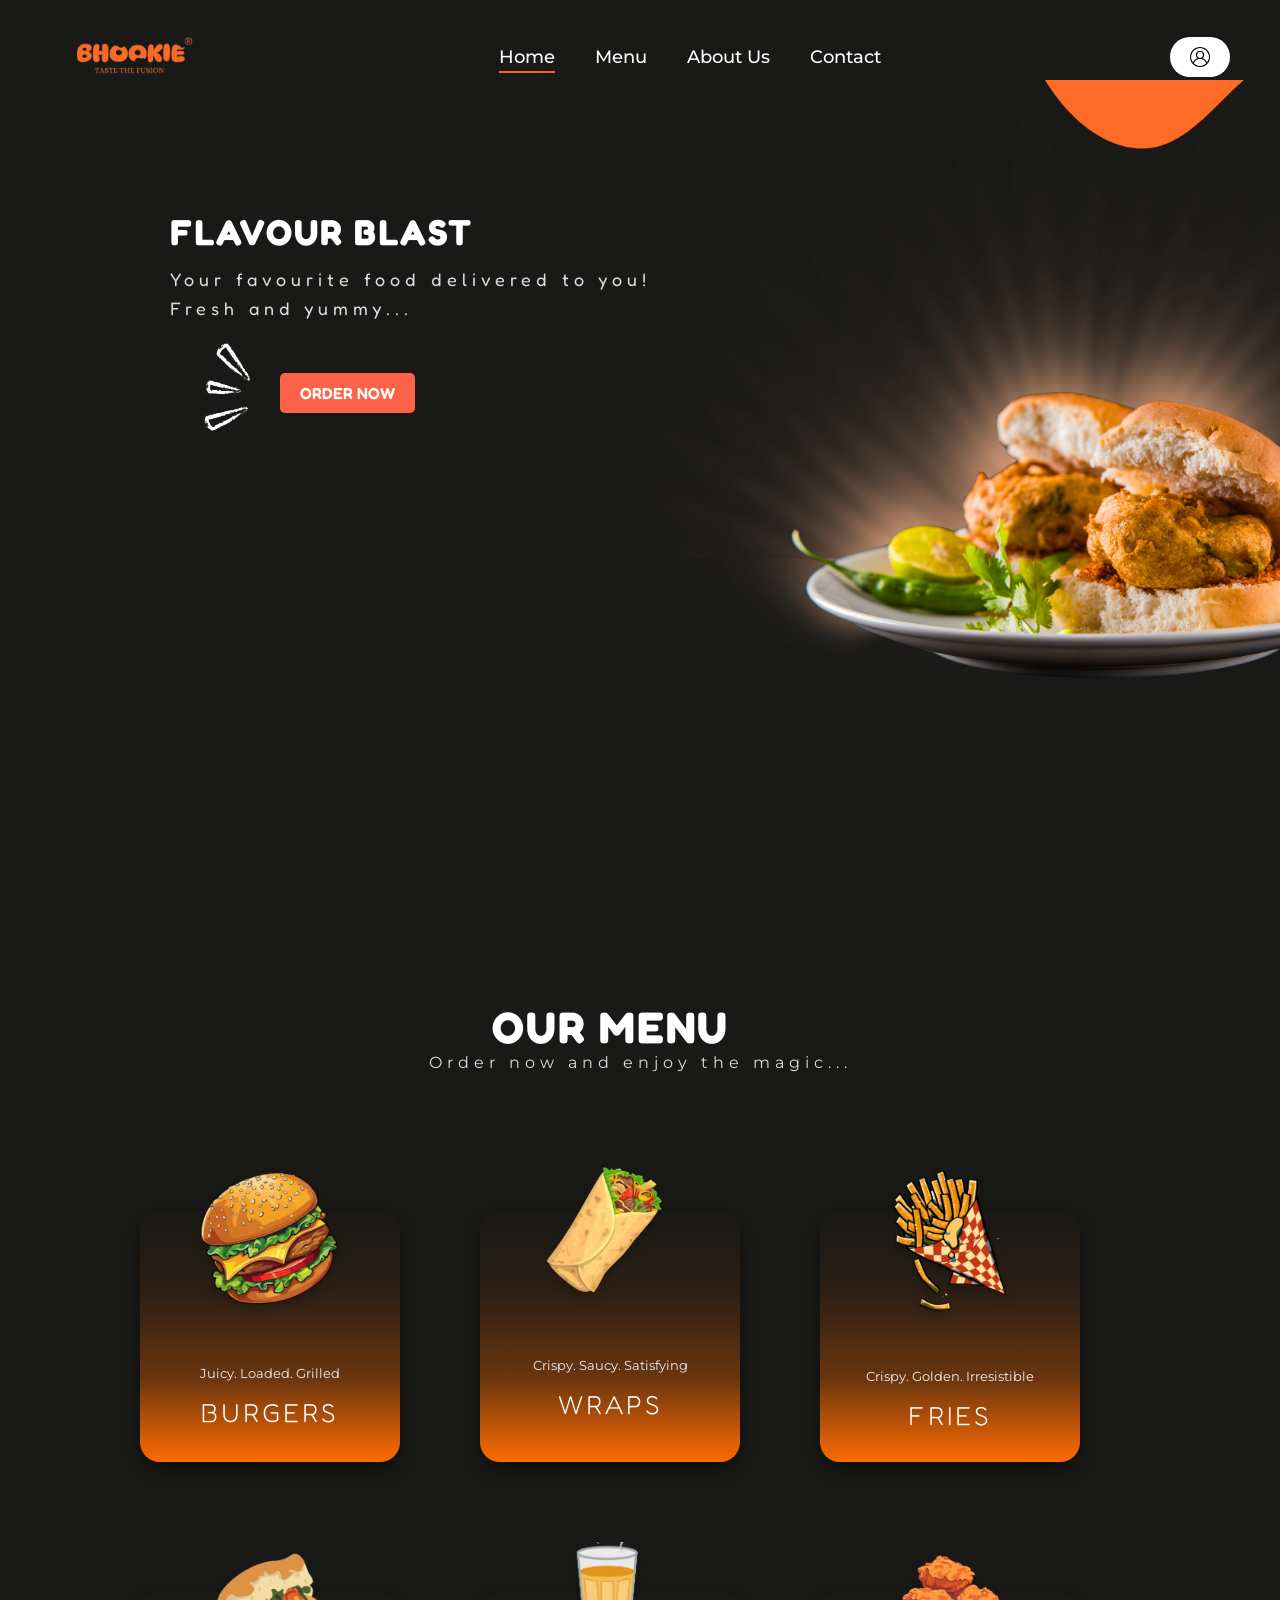
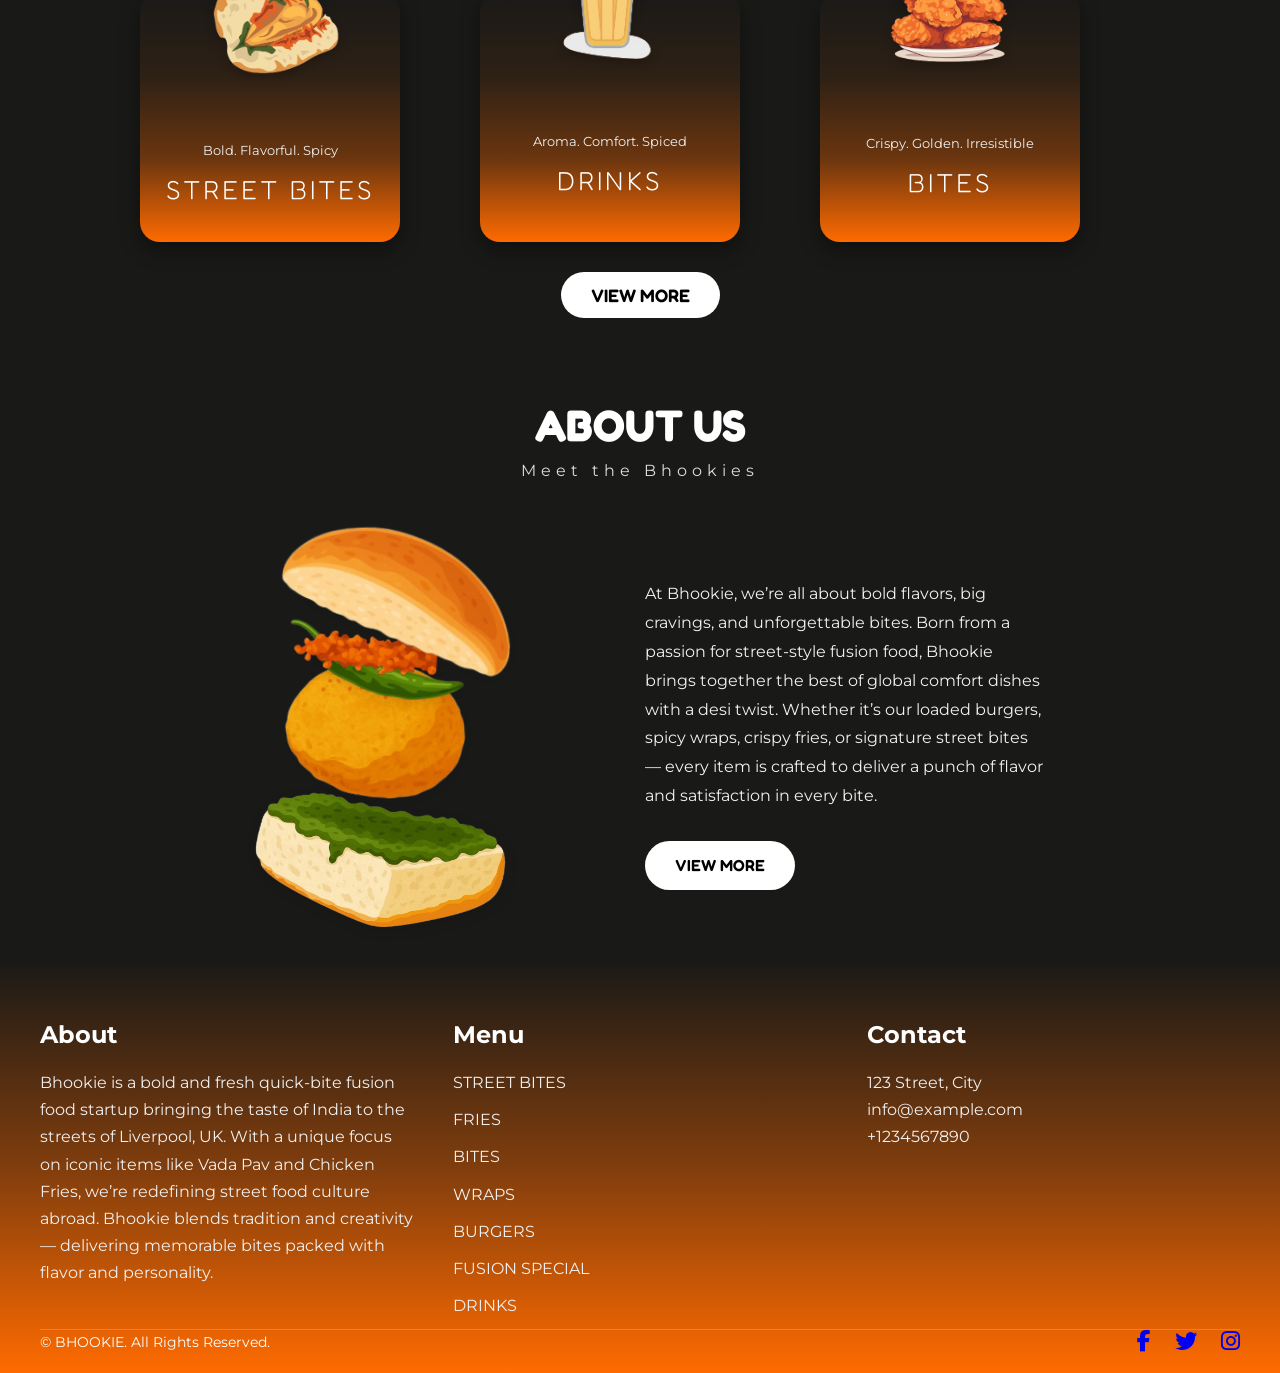
<file: index.html>
<!DOCTYPE html>
<html lang="en">

<head>
    <meta charset="UTF-8" />
    <meta name="viewport" content="width=device-width, initial-scale=1.0" />
    <title>Bhookie</title>
    <link rel="stylesheet" href="style.css" />
    <link href="https://fonts.googleapis.com/css2?family=Fredoka:wght@400;600;700;900&display=swap" rel="stylesheet">
    <link href="https://fonts.googleapis.com/css2?family=Montserrat:wght@400;600&display=swap" rel="stylesheet">
    <link rel="stylesheet" href="https://cdnjs.cloudflare.com/ajax/libs/font-awesome/6.4.0/css/all.min.css">
    <style>
        /* Basic styles for responsiveness and hover effects */
        body {
            font-family: 'Montserrat', sans-serif;
            margin: 0;
            padding: 0;
        }

        .hero-section {
            height: 100vh;
            
            background: url('images/bg1.png') no-repeat right center;
            background-size: 80% auto;
            /* Slightly reduce the size of the background image */
            position: relative;
            padding-top: 100px;
            /* Space for fixed navbar */
        }

        .hero-content {
            text-align: left;
            color: white;
            
            padding: 20px;
            margin-top: 60px;
            /* Add margin to push content below navbar */
            display: flex;
            flex-direction: column;
            align-items: flex-start;
            padding-left: 140px;
            padding-top: 90px;
        }

        .order-btn {

            background-color: #ff6347;
            color: white;
            padding: 10px 20px;
            text-decoration: none;
            border-radius: 5px;
            transition: background-color 0.3s;
        }

        .order-section {
            text-align: left;
        }

        .order-btn:hover {
            background-color: #e5533d;
            /* Darker shade on hover */
        }

        .menu-card {
            cursor: pointer;
            /* Indicate clickable */
            transition: transform 0.3s;
        }

        .menu-card:hover {
            transform: scale(1.05);
            /* Slight zoom effect */
        }

        /* Modal styles */
        .modal {
            display: none;
            /* Hidden by default */
            position: fixed;
            z-index: 1000;
            left: 0;
            top: 0;
            width: 100%;
            height: 100%;
            overflow: auto;
            background-color: rgba(0, 0, 0, 0.8);
            padding-top: 60px;
        }

        .modal-content {
            background-color: #fefefe;
            margin: 5% auto;
            padding: 20px;
            border: 1px solid #888;
            width: 80%;
        }

        .close {
            color: #aaa;
            float: right;
            font-size: 28px;
            font-weight: bold;
        }

        .close:hover,
        .close:focus {
            color: black;
            text-decoration: none;
            cursor: pointer;
        }

        .about-section {
            margin-bottom: 0;
            padding-bottom: 0;
        }

        .about-detail {
            margin-bottom: 0;
            padding-bottom: 0;
        }


        .menu-section {
            margin-bottom: 0;
            padding-bottom: 0;
        }

        .footer {
            margin-top: 0;
            padding-top: 18;
        }

        .footer-container {
            margin-top: 0;
            padding-top: 0;
        }

        .footer-bottom {
            margin-top: 0;
            padding-top: 0;
        }
    </style>
</head>

<body>
    <!-- Background with Navbar on top -->
    <div class="hero-section">
        <nav class="navbar">
            <div class="nav-logo">
                <img id="navLogo" src="images/logo.png" alt="Bhookie Logo" />
            </div>
            <ul class="nav-links">
                <li><a href="index.html" class="active">Home</a></li>
                <li><a href="menu.html">Menu</a></li>
                <li><a href="aboutus.html">About Us</a></li>
                <li><a href="contact_us.html">Contact</a></li>
            </ul>
            <div class="nav-buttons">
                <a href="login.html" class="signup-btn"><img src="images/user.png" alt="User Icon"
                        style="height: 20px; width: 20px;"></a>
            </div>
        </nav>
    </div>

    <!-- Hero Content -->
    <div class="hero-content" id="home">
        <h2 class="headline">FLAVOUR BLAST</h2>
        <p class="subtext">Your favourite food delivered to you!<br>Fresh and yummy...</p>
        <div class="order-section">
            <img src="images/chalk.png" alt="doodle" class="doodle">
            <a href="menu.html" class="order-btn">ORDER NOW</a>
        </div>
    </div>

    <!-- Menu Section -->
    <div class="menu-section" id="menu">
        <div style="text-align: center;">
            <h2 class="menu-title">OUR MENU‎‎ ‎‎ ‎ ‎ ‎ ‎ </h2>
            <p class="menu-subtitle">Order now and enjoy the magic...</p>
        </div>

        <div class="menu-cards">
            <div class="menu-card" onclick="openModal('burger')">
                <img src="images/burger.png" alt="Burger">
                <p class="menu-desc">Juicy. Loaded. Grilled</p>
                <h3>BURGERS</h3>
            </div>

            <div class="menu-card" onclick="openModal('wrap')">
                <img src="images/wrap.png" alt="Wrap">
                <p class="menu-desc">Crispy. Saucy. Satisfying</p>
                <h3>WRAPS</h3>
            </div>

            <div class="menu-card" onclick="openModal('fries')">
                <img src="images/fries.png" alt="Fries">
                <p class="menu-desc">Crispy. Golden. Irresistible</p>
                <h3>FRIES</h3>
            </div>

            <div class="menu-card" onclick="openModal('vada')">
                <img src="images/vada.png" alt="Vada">
                <p class="menu-desc">Bold. Flavorful. Spicy</p>
                <h3>STREET BITES</h3>
            </div>

            <div class="menu-card" onclick="openModal('chai')">
                <img src="images/chai.png" alt="Chai">
                <p class="menu-desc">Aroma. Comfort. Spiced</p>
                <h3>DRINKS</h3>
            </div>

            <div class="menu-card" onclick="openModal('bites')">
                <img src="images/bites.png" alt="Bites">
                <p class="menu-desc">Crispy. Golden. Irresistible</p>
                <h3>BITES</h3>
            </div>
        </div>
    </div>

    <!-- View More Button -->
    <div class="view-more-container">
        <a href="menu.html" class="view-more-btn">VIEW MORE</a>
    </div>

    <!-- About Us Section -->
    <div class="about-section" id="about">
        <h2 class="about-title">ABOUT US</h2>
        <p class="about-subtitle">Meet the Bhookies</p>
    </div>

    <!-- About Us Detail Section -->
    <div class="about-detail">
        <div class="about-img">
            <div class="vadapav">
                <div class="ingredient bun-bottom"></div>
                <div class="ingredient potato_vada"></div>
                <div class="ingredient mirchi"></div>
                <div class="ingredient chutney"></div>
                <div class="ingredient bun-top"></div>
            </div>
        </div>

        <div class="about-text">
            <p>
                At Bhookie, we’re all about bold flavors, big cravings, and unforgettable bites.
                Born from a passion for street-style fusion food, Bhookie brings together the best
                of global comfort dishes with a desi twist. Whether it’s our loaded burgers,
                spicy wraps, crispy fries, or signature street bites — every item is crafted to
                deliver a punch of flavor and satisfaction in every bite.
            </p>
            <a href="#" class="view-more-btn">VIEW MORE</a>
        </div>
    </div>

    <footer class="footer" id="contact">
        <div class="footer-container">
            <!-- About -->
            <div class="footer-column about">
                <h3>About</h3>
                <p>Bhookie is a bold and fresh quick-bite fusion food startup bringing the taste of India to the streets
                    of Liverpool, UK. With a unique focus on iconic items like Vada Pav and Chicken Fries, we’re
                    redefining street food culture abroad. Bhookie blends tradition and creativity — delivering
                    memorable bites packed with flavor and personality.</p>
            </div>

            <!-- Menu -->
            <div class="footer-column menu">
                <h3>Menu</h3>
                <ul>
                    <li>STREET BITES</li>
                    <li>FRIES</li>
                    <li>BITES</li>
                    <li>WRAPS</li>
                    <li>BURGERS</li>
                    <li>FUSION SPECIAL</li>
                    <li>DRINKS</li>
                </ul>
            </div>

            <!-- Contact -->
            <div class="footer-column contact">
                <h3>Contact</h3>
                <p>123 Street, City<br>info@example.com<br>+1234567890</p>
            </div>
        </div>

        <!-- Bottom Footer -->
        <div class="footer-bottom">
            <p>&copy; BHOOKIE. All Rights Reserved.</p>
            <div class="social-icons">
                <a href="#"><i class="fab fa-facebook-f"></i></a>
                <a href="#"><i class="fab fa-twitter"></i></a>
                <a href="#"><i class="fab fa-instagram"></i></a>
            </div>
        </div>
    </footer>

    <!-- Modal Structure -->
    <div id="menuModal" class="modal">
        <div class="modal-content">
            <span class="close" onclick="closeModal()">&times;</span>
            <h2 id="modalTitle">TIOTOL</h2>
            <p id="modalDescription">this is a vadabav</p>
            <button class="order-btn">back</button>
        </div>
    </div>

    <script>


        window.addEventListener('scroll', function () {
            const navbar = document.querySelector('.navbar');
            if (window.scrollY > 0) {
                navbar.classList.add('scrolled');
            } else {
                navbar.classList.remove('scrolled');
            }
        });



        document.addEventListener('DOMContentLoaded', () => {
            const vadapav = document.querySelector('.vadapav');
            let lastScroll = window.scrollY;

            window.addEventListener('scroll', () => {
                const currentScroll = window.scrollY;
                const scrollDirection = currentScroll > lastScroll ? 'down' : 'up';
                lastScroll = currentScroll;

                const container = document.querySelector('.vadapav');
                const containerTop = container.getBoundingClientRect().top;
                const triggerPoint = window.innerHeight * 0.8;

                if (containerTop < triggerPoint) {
                    vadapav.classList[scrollDirection === 'down' ? 'add' : 'remove']('expanded');
                }
            });

            // Smooth scrolling for internal links
            document.querySelectorAll('a[href^="#"]').forEach(anchor => {
                anchor.addEventListener('click', function (e) {
                    e.preventDefault();
                    document.querySelector(this.getAttribute('href')).scrollIntoView({
                        behavior: 'smooth'
                    });
                });
            });
        });

        function openModal(item) {
            const modal = document.getElementById("menuModal");
            const title = document.getElementById("modalTitle");
            const description = document.getElementById("modalDescription");

            switch (item) {
                case 'burger':
                    title.innerText = "BURGERS";
                    description.innerText = "Juicy. Loaded. Grilled.";
                    break;
                case 'wrap':
                    title.innerText = "WRAPS";
                    description.innerText = "Crispy. Saucy. Satisfying.";
                    break;
                case 'fries':
                    title.innerText = "FRIES";
                    description.innerText = "Crispy. Golden. Irresistible.";
                    break;
                case 'vada':
                    title.innerText = "STREET BITES";
                    description.innerText = "Bold. Flavorful. Spicy.";
                    break;
                case 'chai':
                    title.innerText = "DRINKS";
                    description.innerText = "Aroma. Comfort. Spiced.";
                    break;
                case 'bites':
                    title.innerText = "BITES";
                    description.innerText = "Crispy. Golden. Irresistible.";
                    break;
            }

            modal.style.display = "block";
        }

        function closeModal() {
            const modal = document.getElementById("menuModal");
            modal.style.display = "none";
        }

        window.onclick = function (event) {
            const modal = document.getElementById("menuModal");
            if (event.target == modal) {
                modal.style.display = "none";
            }
        }
    </script>
</body>

</html>
</file>
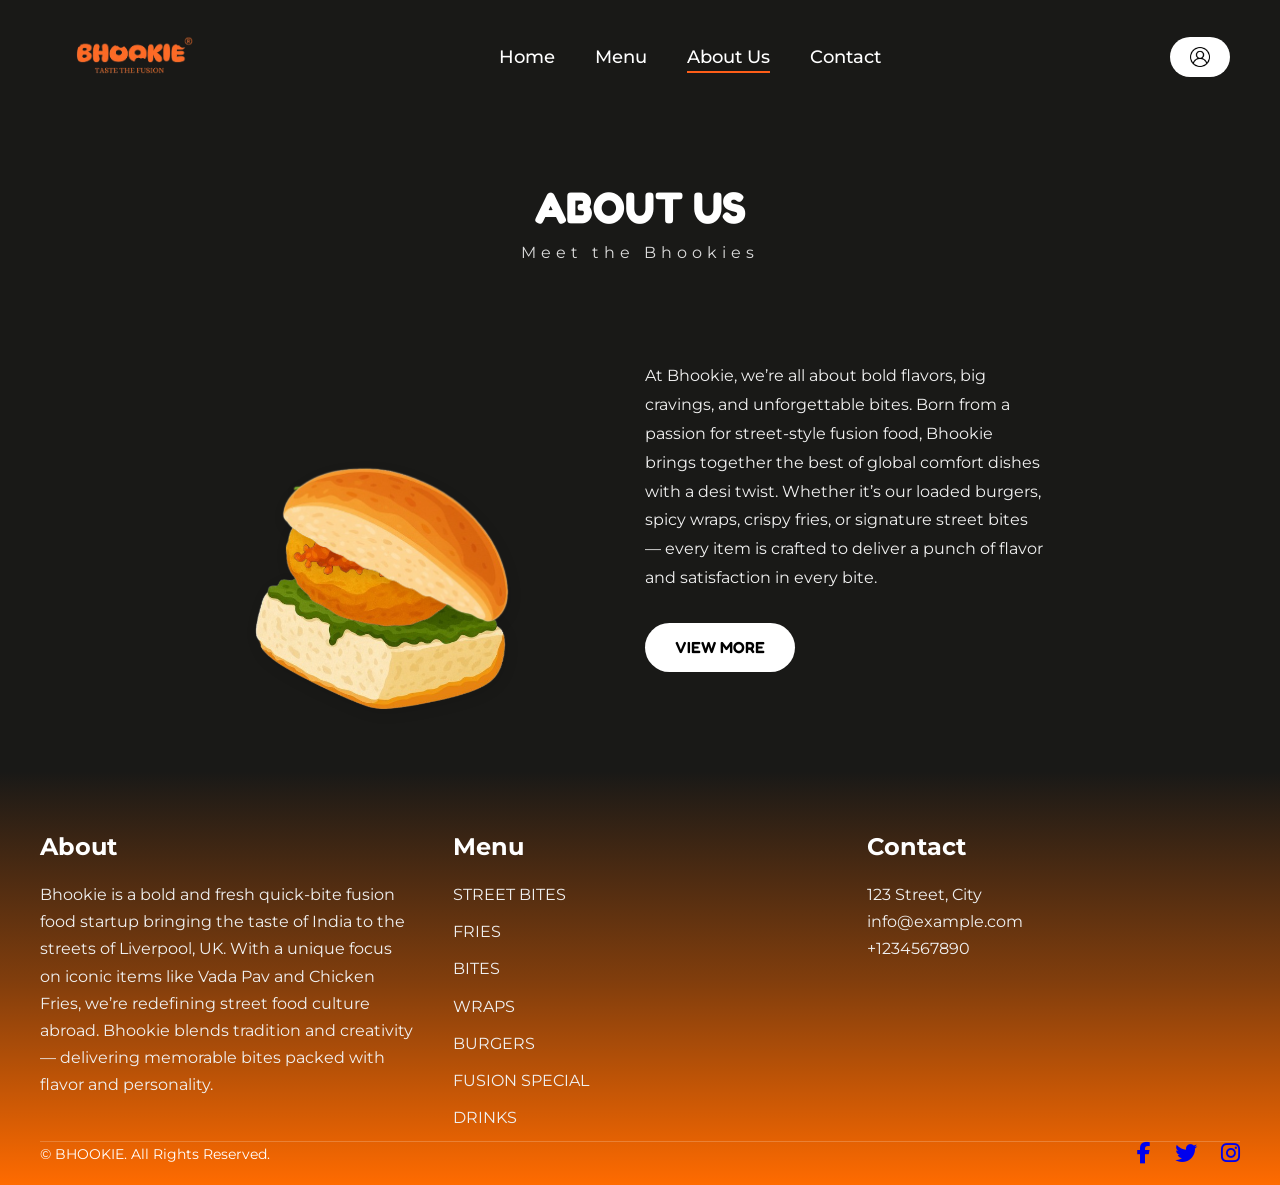
<file: aboutus.html>
<!DOCTYPE html>
<html lang="en">

<head>
    <meta charset="UTF-8" />
    <meta name="viewport" content="width=device-width, initial-scale=1.0" />
    <title>Bhookie</title>
    <link rel="stylesheet" href="style.css" />
    <link href="https://fonts.googleapis.com/css2?family=Fredoka:wght@400;600;700;900&display=swap" rel="stylesheet">
    <link href="https://fonts.googleapis.com/css2?family=Montserrat:wght@400;600&display=swap" rel="stylesheet">
    <link rel="stylesheet" href="https://cdnjs.cloudflare.com/ajax/libs/font-awesome/6.4.0/css/all.min.css">
    <style>
        /* Basic styles for responsiveness and hover effects */
        body {
            font-family: 'Montserrat', sans-serif;
            margin: 0;
            padding: 0;
        }

        .hero-section {
            height: 10vh;
            
            background-size: 80% auto;
            /* Slightly reduce the size of the background image */
            position: relative;
            padding-top: 100px;
            /* Space for fixed navbar */
        }

        /* Modal styles */
        .modal {
            display: none;
            /* Hidden by default */
            position: fixed;
            z-index: 1000;
            left: 0;
            top: 0;
            width: 100%;
            height: 100%;
            overflow: auto;
            background-color: rgba(0, 0, 0, 0.8);
            padding-top: 60px;
        }

        .modal-content {
            background-color: #fefefe;
            margin: 5% auto;
            padding: 20px;
            border: 1px solid #888;
            width: 80%;
        }

        .close {
            color: #aaa;
            float: right;
            font-size: 28px;
            font-weight: bold;
        }

        .close:hover,
        .close:focus {
            color: black;
            text-decoration: none;
            cursor: pointer;
        }

        .about-section {
            margin-bottom: 0;
            padding-bottom: 0;
        }

        .about-detail {
            margin-bottom: 30;
            padding-bottom: 30;
        }


        .menu-section {
            margin-bottom: 0;
            padding-bottom: 0;
        }

        .footer {
            margin-top: 0;
            padding-top: 18;
        }

        .footer-container {
            margin-top: 0;
            padding-top: 0;
        }

        .footer-bottom {
            margin-top: 0;
            padding-top: 0;
        }
    </style>
</head>

<body>
    <!-- Background with Navbar on top -->
    <div class="hero-section">
        <nav class="navbar">
            <div class="nav-logo">
                <a href="index.html"><img id="navLogo" src="images/logo.png" alt="Bhookie Logo"/></a>
            </div>
            <ul class="nav-links">
                <li><a href="index.html" >Home</a></li>
                <li><a href="menu.html">Menu</a></li>
                <li><a href="aboutus.html" class="active">About Us</a></li>
                <li><a href="contact_us.html">Contact</a></li>
            </ul>
            <div class="nav-buttons">
                <a href="login.html" class="signup-btn"><img src="images/user.png" alt="User Icon"
                        style="height: 20px; width: 20px;"></a>
            </div>
        </nav>
    </div>


    <!-- About Us Section -->
    <div class="about-section" id="about">
        <h2 class="about-title">ABOUT US</h2>
        <p class="about-subtitle">Meet the Bhookies</p>
    </div>

    <!-- About Us Detail Section -->
    <div class="about-detail">
        <div class="about-img">
            <div class="vadapav">
                <div class="ingredient bun-bottom"></div>
                <div class="ingredient potato_vada"></div>
                <div class="ingredient mirchi"></div>
                <div class="ingredient chutney"></div>
                <div class="ingredient bun-top"></div>
            </div>
        </div>

        <div class="about-text">
            <p>
                At Bhookie, we’re all about bold flavors, big cravings, and unforgettable bites.
                Born from a passion for street-style fusion food, Bhookie brings together the best
                of global comfort dishes with a desi twist. Whether it’s our loaded burgers,
                spicy wraps, crispy fries, or signature street bites — every item is crafted to
                deliver a punch of flavor and satisfaction in every bite.
            </p>
            <a href="#" class="view-more-btn">VIEW MORE</a>
        </div>
    </div>

    <footer class="footer" id="contact">
        <div class="footer-container">
            <!-- About -->
            <div class="footer-column about">
                <h3>About</h3>
                <p>Bhookie is a bold and fresh quick-bite fusion food startup bringing the taste of India to the streets
                    of Liverpool, UK. With a unique focus on iconic items like Vada Pav and Chicken Fries, we’re
                    redefining street food culture abroad. Bhookie blends tradition and creativity — delivering
                    memorable bites packed with flavor and personality.</p>
            </div>

            <!-- Menu -->
            <div class="footer-column menu">
                <h3>Menu</h3>
                <ul>
                    <li>STREET BITES</li>
                    <li>FRIES</li>
                    <li>BITES</li>
                    <li>WRAPS</li>
                    <li>BURGERS</li>
                    <li>FUSION SPECIAL</li>
                    <li>DRINKS</li>
                </ul>
            </div>

            <!-- Contact -->
            <div class="footer-column contact">
                <h3>Contact</h3>
                <p>123 Street, City<br>info@example.com<br>+1234567890</p>
            </div>
        </div>

        <!-- Bottom Footer -->
        <div class="footer-bottom">
            <p>&copy; BHOOKIE. All Rights Reserved.</p>
            <div class="social-icons">
                <a href="#"><i class="fab fa-facebook-f"></i></a>
                <a href="#"><i class="fab fa-twitter"></i></a>
                <a href="#"><i class="fab fa-instagram"></i></a>
            </div>
        </div>
    </footer>

    <!-- Modal Structure -->
    <div id="menuModal" class="modal">
        <div class="modal-content">
            <span class="close" onclick="closeModal()">&times;</span>
            <h2 id="modalTitle">TIOTOL</h2>
            <p id="modalDescription">this is a vadabav</p>
            <button class="order-btn">back</button>
        </div>
    </div>

    <script>


        window.addEventListener('scroll', function () {
            const navbar = document.querySelector('.navbar');
            if (window.scrollY > 0) {
                navbar.classList.add('scrolled');
            } else {
                navbar.classList.remove('scrolled');
            }
        });



        document.addEventListener('DOMContentLoaded', () => {
            const vadapav = document.querySelector('.vadapav');
            let lastScroll = window.scrollY;

            window.addEventListener('scroll', () => {
                const currentScroll = window.scrollY;
                const scrollDirection = currentScroll > lastScroll ? 'down' : 'up';
                lastScroll = currentScroll;

                const container = document.querySelector('.vadapav');
                const containerTop = container.getBoundingClientRect().top;
                const triggerPoint = window.innerHeight * 0.8;

                if (containerTop < triggerPoint) {
                    vadapav.classList[scrollDirection === 'down' ? 'add' : 'remove']('expanded');
                }
            });

            // Smooth scrolling for internal links
            document.querySelectorAll('a[href^="#"]').forEach(anchor => {
                anchor.addEventListener('click', function (e) {
                    e.preventDefault();
                    document.querySelector(this.getAttribute('href')).scrollIntoView({
                        behavior: 'smooth'
                    });
                });
            });
        });

    </script>
</body>

</html>
</file>
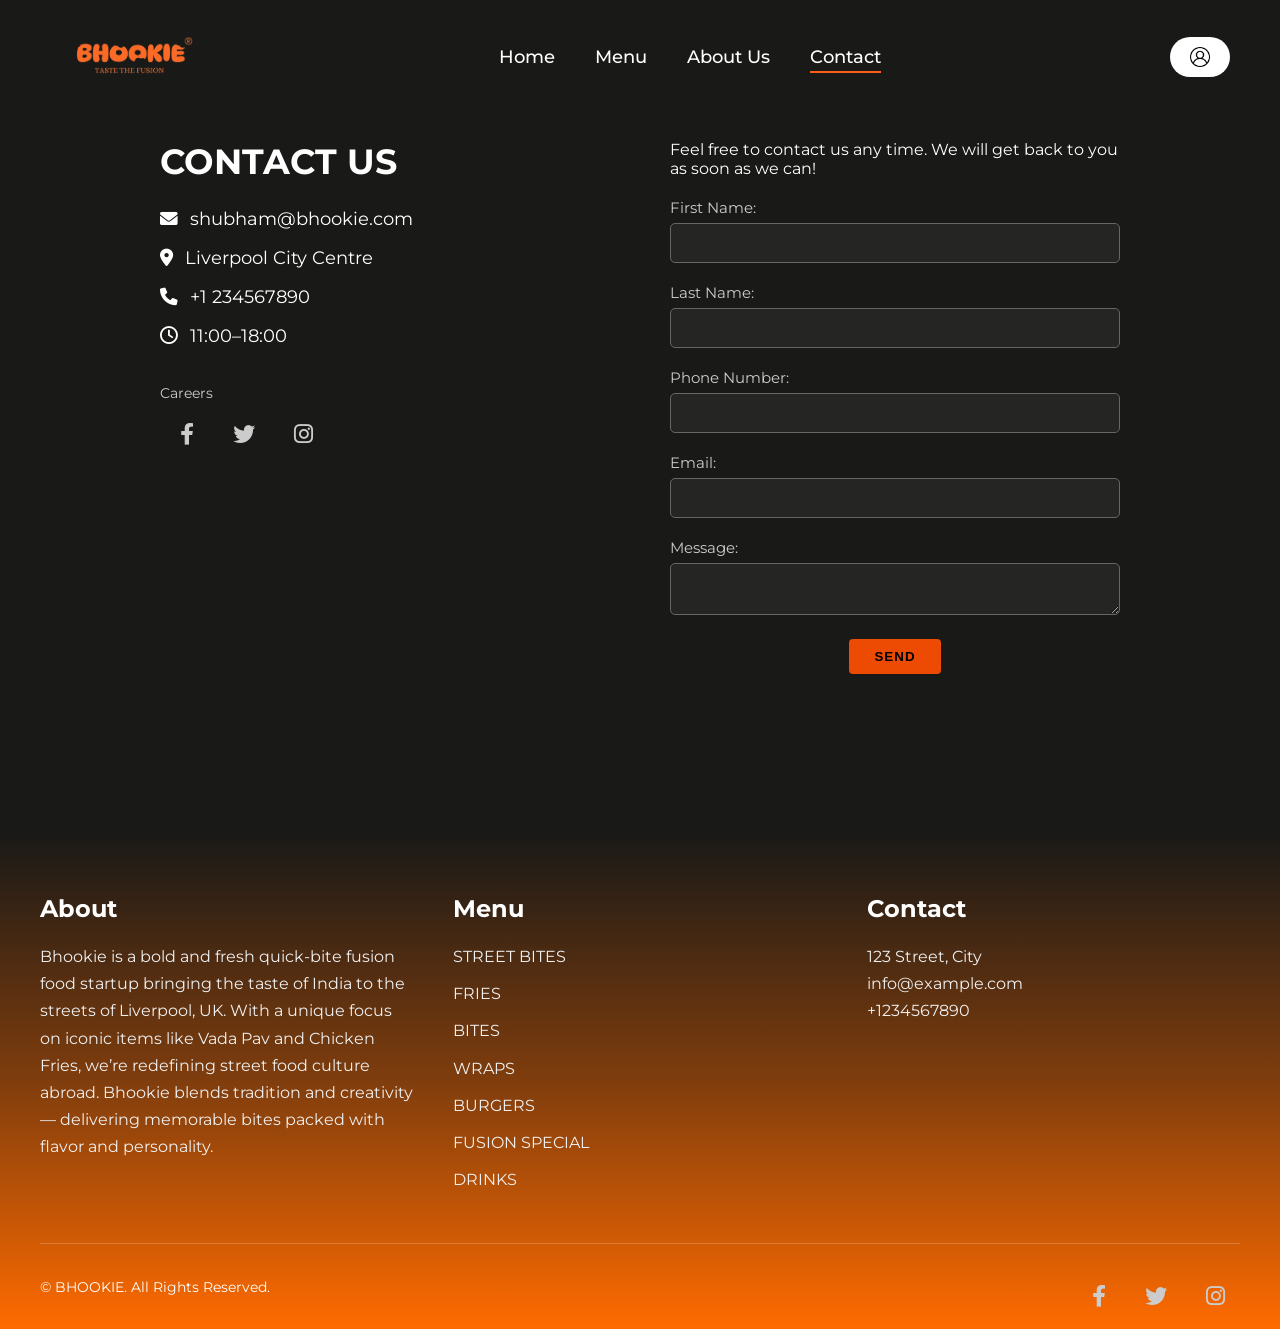
<file: contact_us.html>
<!DOCTYPE html>
<html lang="en">
<head>
  <title>Contact Us</title>
  <link href="https://fonts.googleapis.com/css2?family=Fredoka:wght@400;600;700;900&display=swap" rel="stylesheet">
    <link href="https://fonts.googleapis.com/css2?family=Montserrat:wght@400;600&display=swap" rel="stylesheet">
    
  <link rel="stylesheet" href="https://cdnjs.cloudflare.com/ajax/libs/font-awesome/6.0.0/css/all.min.css">
  <style>
    * {
      margin: 0;
      padding: 0;
      box-sizing: border-box;
    }

    body {
      margin: 0;
      padding-top: 100px;
      font-family: 'Montserrat', sans-serif;
      background-color: #191917;
      color: #fff;
      
    
    }

    /* Navbar */
.navbar {
  width: 100%;
  position: fixed;
  top: 0;
  left: 0;
  padding: 20px 50px;
  display: flex;
  justify-content: space-between;
  align-items: center;
  z-index: 1000;
  transition: background-color 0.3s ease;
}

.navbar.transparent {
  background-color: transparent;
}

.navbar.scrolled {
  background-color: rgba(19, 19, 18, 0.7);
}

/* Logo */
.nav-logo img {
  height: 70px;
}

/* Navigation Links */
.nav-links {
  display: flex;
  list-style: none;
  gap: 40px;
}

.nav-links a {
  text-decoration: none;
  color: white;
  font-weight: 500;
  font-size: 18px;
  position: relative;
  transition: color 0.3s ease;
}

.nav-links a::after {
  content: '';
  position: absolute;
  width: 0%;
  height: 2px;
  left: 0;
  bottom: -5px;
  background-color: #FF5E18;
  transition: width 0.3s ease;
}

.nav-links a:hover::after {
  width: 100%;
}

.nav-links a.active::after {
  width: 100%;
}


.nav-links a:hover {
  color: #ffffff;
}

/* Right Side Button */
.nav-buttons {
  display: flex;
  align-items: center;
}

.signup-btn {
  background-color: white;
  padding: 10px 20px;
  border-radius: 999px;
  display: flex;
  justify-content: center;
  align-items: center;
}


    .contact-container {
      display: flex;
      gap: 60px;
      width: 90%;
      max-width: 1000px;
      padding: 40px 20px;
      color: #fff;
      margin: auto;
      flex-wrap: wrap;
    }

    .contact-info {
      flex: 1;
      min-width: 280px;
    }

    .contact-info h2 {
      font-size: 2.2em;
      margin-bottom: 25px;
    }

    .info-item {
      display: flex;
      align-items: center;
      margin-bottom: 18px;
      font-size: 1.1em;
    }

    .info-item i {
      margin-right: 12px;
      color: #fff;
    }

    .contact-info a.location-link {
      color: inherit;
      text-decoration: none;
    }

    .contact-form {
      flex: 1;
      min-width: 280px;
    }

    .contact-form p {
      margin-bottom: 20px;
    }

    .form-group {
      margin-bottom: 20px;
    }

    .form-group label {
      display: block;
      margin-bottom: 6px;
      font-size: 0.95em;
      color: #ccc;
    }

    .form-group input,
    .form-group textarea {
      width: 100%;
      padding: 10px 12px;
      background-color: rgba(255, 255, 255, 0.05);
      border: 1px solid #666;
      border-radius: 5px;
      color: #fff;
      font-size: 1em;
    }

    .form-group textarea {
      resize: vertical;
    }

    .submit-button {
      background-color: #ed4a04;
      color: #000000;
      padding: 10px 25px;
      border: none;
      border-radius: 4px;
      cursor: pointer;
      font-weight: bold;
      letter-spacing: 1px;
      display: block;
      margin: 0 auto;
    }

    .submit-button:hover {
      background-color: #444;
    }

    .careers-link {
      margin-top: 20px;
      display: inline-block;
      color: #ccc;
      text-decoration: none;
      font-size: 0.9em;
    }

    .careers-link:hover {
      color: #fff;
      text-decoration: underline;
    }

    .social-icons {
      margin-top: 20px;
    }

    .social-icons a {
      color: #ccc;
      margin-right: 15px;
      font-size: 1.3em;
      text-decoration: none;
      transition: color 0.3s ease;
    }

    .social-icons a:hover {
      color: #fff;
    }

    .footer {
            margin-top: 0;
            padding-top: 18;
        }

        .footer-container {
            margin-top: 0;
            padding-top: 0;
        }

        .footer-bottom {
            margin-top: 0;
            padding-top: 0;
        }

        .footer {
  background: linear-gradient(to top, #ff6b00, #ff6a0072, #191917);
  color: white;
  padding: 60px 40px 20px;
  margin-top: 120px;
  font-family: 'Montserrat', sans-serif;
}

.footer-container {
  display: flex;
  flex-wrap: wrap;
  justify-content: space-between;
  gap: 40px;
}

.footer-column {
  flex: 1 1 300px;
}

.footer-column h3 {
  font-size: 24px;
  font-weight: bold;
  margin-bottom: 20px;
}

.footer-column p,
.footer-column li {
  font-size: 16px;
  line-height: 1.7;
  color: #f0f0f0;
}

.footer-column ul {
  list-style: none;
  padding: 0;
  margin: 0;
}

.footer-column li {
  margin-bottom: 10px;
}

.footer-bottom {
  border-top: 1px solid rgba(255, 255, 255, 0.2);
  margin-top: 40px;
  padding-top: 20px;
  display: flex;
  flex-wrap: wrap;
  justify-content: space-between;
  align-items: center;
}

.footer-bottom p {
  font-size: 14px;
  margin: 0;
}

.social-icons i {
  font-size: 22px;
  margin-left: 20px;
  cursor: pointer;
  transition: color 0.3s;
}

.social-icons i:hover {
  color: #ff6b00;
}

    
    @media (max-width: 768px) {
      .contact-container {
        flex-direction: column;
        gap: 40px;
      }
    }
  </style>
</head>
<body>
  
  <!-- Background with Navbar on top -->
  <div class="hero-section">
    <nav class="navbar">
        <div class="nav-logo">
          <a href="index.html"><img id="navLogo" src="images/logo.png" alt="Bhookie Logo"/></a>
        </div>
        <ul class="nav-links">
            <li><a href="index.html">Home</a></li>
            <li><a href="menu.html">Menu</a></li>
            <li><a href="aboutus.html">About Us</a></li>
            <li><a href="contact_us.html" class="active">Contact</a></li>
        </ul>
        <div class="nav-buttons">
            <a href="login.html" class="signup-btn"><img src="images/user.png" alt="User Icon"
                    style="height: 20px; width: 20px;"></a>
        </div>
    </nav>
</div>

  <div class="contact-container">
    <div class="contact-info">
      <h2>CONTACT US</h2>
      <div class="info-item"><i class="fas fa-envelope"></i>shubham@bhookie.com</div>
      <div class="info-item">
        <i class="fas fa-map-marker-alt"></i>
        <a href="https://maps.google.com/?q=Liverpool+City+Centre" class="location-link" target="_blank">Liverpool City Centre</a>
      </div>
      <div class="info-item"><i class="fas fa-phone"></i>+1 234567890</div>
      <div class="info-item"><i class="far fa-clock"></i>11:00–18:00</div>
      <a href="#" class="careers-link">Careers</a>

      <div class="social-icons">
        <a href="https://facebook.com" target="_blank"><i class="fab fa-facebook-f"></i></a>
        <a href="https://twitter.com" target="_blank"><i class="fab fa-twitter"></i></a>
        <a href="https://instagram.com" target="_blank"><i class="fab fa-instagram"></i></a>
      </div>
    </div>

    <div class="contact-form">
      <p>Feel free to contact us any time. We will get back to you as soon as we can!</p>
      <form action="#" method="POST">
        <div class="form-group">
          <label for="first-name">First Name:</label>
          <input type="text" id="first-name" name="first-name" required />
        </div>
        <div class="form-group">
          <label for="last-name">Last Name:</label>
          <input type="text" id="last-name" name="last-name" required />
        </div>
        <div class="form-group">
          <label for="phone">Phone Number:</label>
          <input type="tel" id="phone" name="phone" required />
        </div>
        <div class="form-group">
          <label for="email">Email:</label>
          <input type="email" id="email" name="email" required />
        </div>
        <div class="form-group">
          <label for="message">Message:</label>
          <textarea id="message" name="message" required></textarea>
        </div>
        <button type="submit" class="submit-button">SEND</button>
      </form>
    </div>
  </div>

  <footer class="footer" id="contact">
    <div class="footer-container">
        <!-- About -->
        <div class="footer-column about">
            <h3>About</h3>
            <p>Bhookie is a bold and fresh quick-bite fusion food startup bringing the taste of India to the streets
                of Liverpool, UK. With a unique focus on iconic items like Vada Pav and Chicken Fries, we’re
                redefining street food culture abroad. Bhookie blends tradition and creativity — delivering
                memorable bites packed with flavor and personality.</p>
        </div>

        <!-- Menu -->
        <div class="footer-column menu">
            <h3>Menu</h3>
            <ul>
                <li>STREET BITES</li>
                <li>FRIES</li>
                <li>BITES</li>
                <li>WRAPS</li>
                <li>BURGERS</li>
                <li>FUSION SPECIAL</li>
                <li>DRINKS</li>
            </ul>
        </div>

        <!-- Contact -->
        <div class="footer-column contact">
            <h3>Contact</h3>
            <p>123 Street, City<br>info@example.com<br>+1234567890</p>
        </div>
    </div>

    <!-- Bottom Footer -->
    <div class="footer-bottom">
        <p>&copy; BHOOKIE. All Rights Reserved.</p>
        <div class="social-icons">
            <a href="#"><i class="fab fa-facebook-f"></i></a>
            <a href="#"><i class="fab fa-twitter"></i></a>
            <a href="#"><i class="fab fa-instagram"></i></a>
        </div>
    </div>
</footer>
<script>
window.addEventListener('scroll', function () {
  const navbar = document.querySelector('.navbar');
  if (window.scrollY > 0) {
      navbar.classList.add('scrolled');
  } else {
      navbar.classList.remove('scrolled');
  }
});
</script>
</body>
</html>
</file>
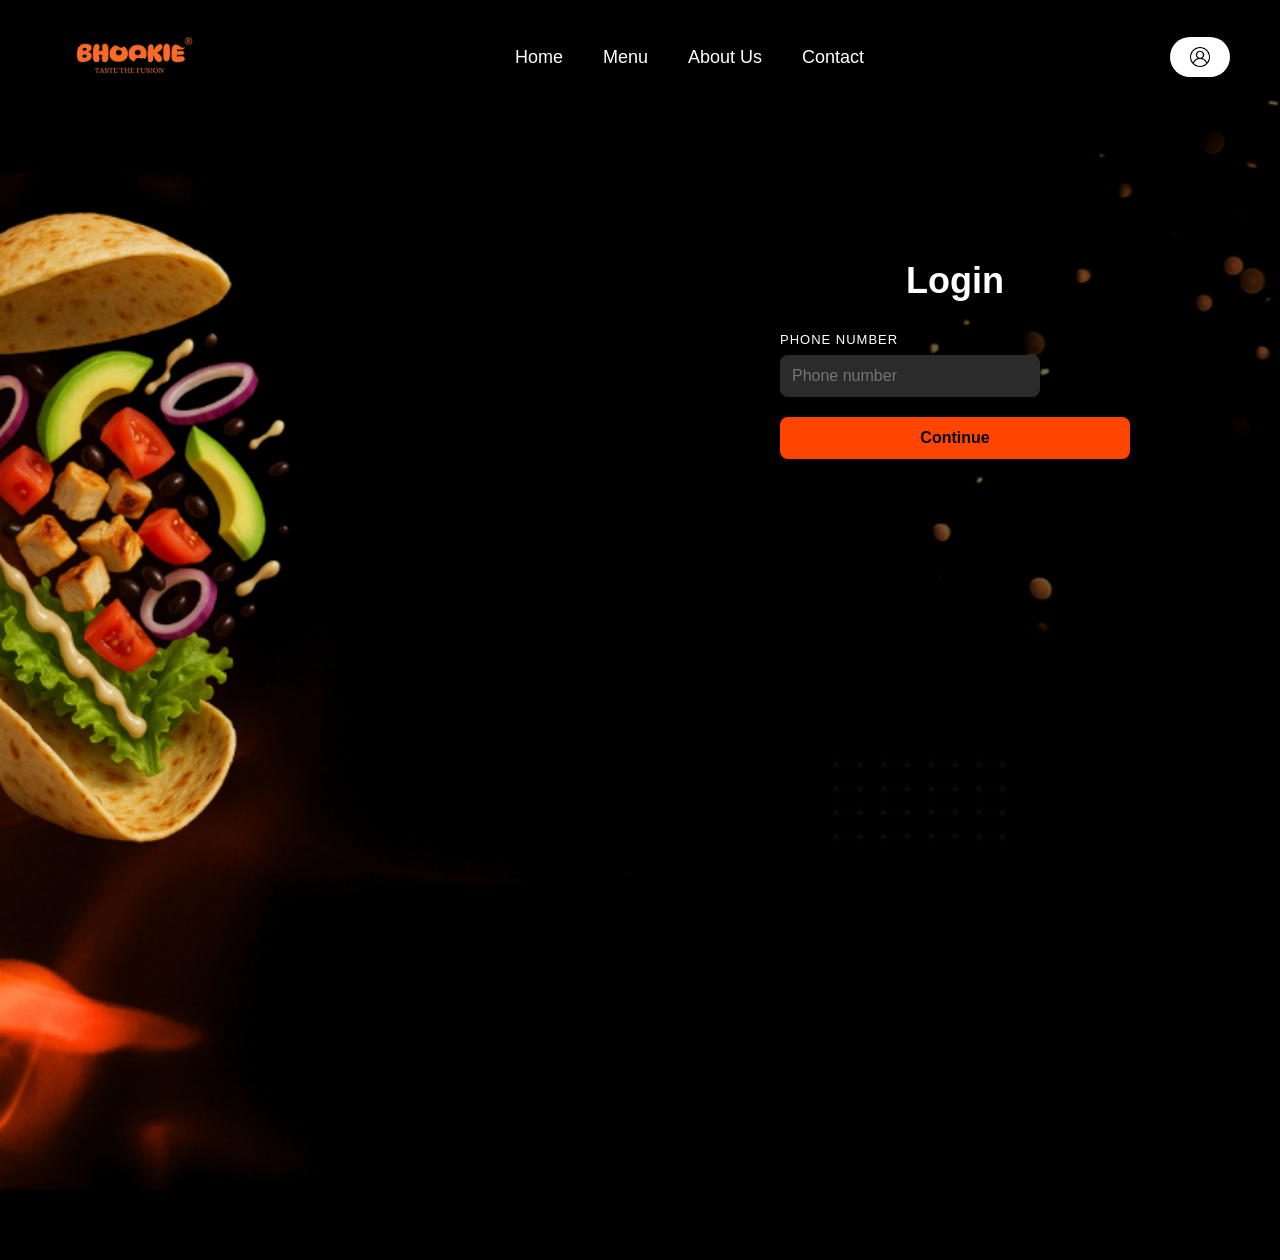
<file: login.html>
<!DOCTYPE html>
<html lang="en">

<head>
  <meta charset="UTF-8" />
  <meta name="viewport" content="width=device-width, initial-scale=1.0" />
  <title>Bhookie Login</title>
  <link rel="stylesheet" href="log.css" />
  <link href="https://cdnjs.cloudflare.com/ajax/libs/font-awesome/5.15.3/css/all.min.css" rel="stylesheet" />
</head>

<body>
  <div class="background-image">
    <div class="overlay">

      <!-- Background with Navbar on top -->
  <div class="hero-section">
    <nav class="navbar">
        <div class="nav-logo">
          <a href="index.html"><img id="navLogo" src="images/logo.png" alt="Bhookie Logo"/></a>
        </div>
        <ul class="nav-links">
            <li><a href="index.html">Home</a></li>
            <li><a href="menu.html">Menu</a></li>
            <li><a href="aboutus.html">About Us</a></li>
            <li><a href="contact_us.html">Contact</a></li>
        </ul>
        <div class="nav-buttons">
            <a href="login.html" class="signup-btn"><img src="images/user.png" alt="User Icon"
                    style="height: 20px; width: 2;"></a>
        </div>
    </nav>
</div>

      <!-- Login box -->
      <div class="login-container">
        <h1 class="login-title">Login</h1>
        <label for="input" id="input-label" class="phone-label">PHONE NUMBER</label>
        <input type="tel" id="input-field" class="phone-input" placeholder="Phone number" required />
        <button type="button" class="continue-btn" id="action-btn" onclick="handleLogin()">Continue</button>
        <p id="message" style="color: lightgreen; margin-top: 10px;"></p>
      </div>

    </div>
  </div>

  <script>

window.addEventListener('scroll', function () {
        const navbar = document.querySelector('.navbar');
        if (window.scrollY > 0) {
            navbar.classList.add('scrolled');
        } else {
            navbar.classList.remove('scrolled');
        }
    });
    
    let step = 1;

    function handleLogin() {
      const inputField = document.getElementById("input-field");
      const label = document.getElementById("input-label");
      const button = document.getElementById("action-btn");
      const message = document.getElementById("message");

      if (step === 1) {
        const phone = inputField.value.trim();
        const phoneRegex = /^[0-9]{10}$/;

        if (!phoneRegex.test(phone)) {
          alert("Please enter a valid 10-digit phone number.");
          return;
        }

        // Proceed to OTP step
        label.textContent = "ENTER OTP";
        inputField.value = "";
        inputField.placeholder = "Enter OTP";
        inputField.type = "text";
        button.textContent = "Login";
        message.textContent = "OTP sent to your phone number.";
        step = 2;
      } else if (step === 2) {
        const otp = inputField.value.trim();

        if (otp === "1234") {
          alert("Login successful!");
          // Redirect or continue logic here
        } else {
          alert("Incorrect OTP. Try again.");
        }
      }
    }
  </script>
</body>

</html>
</file>
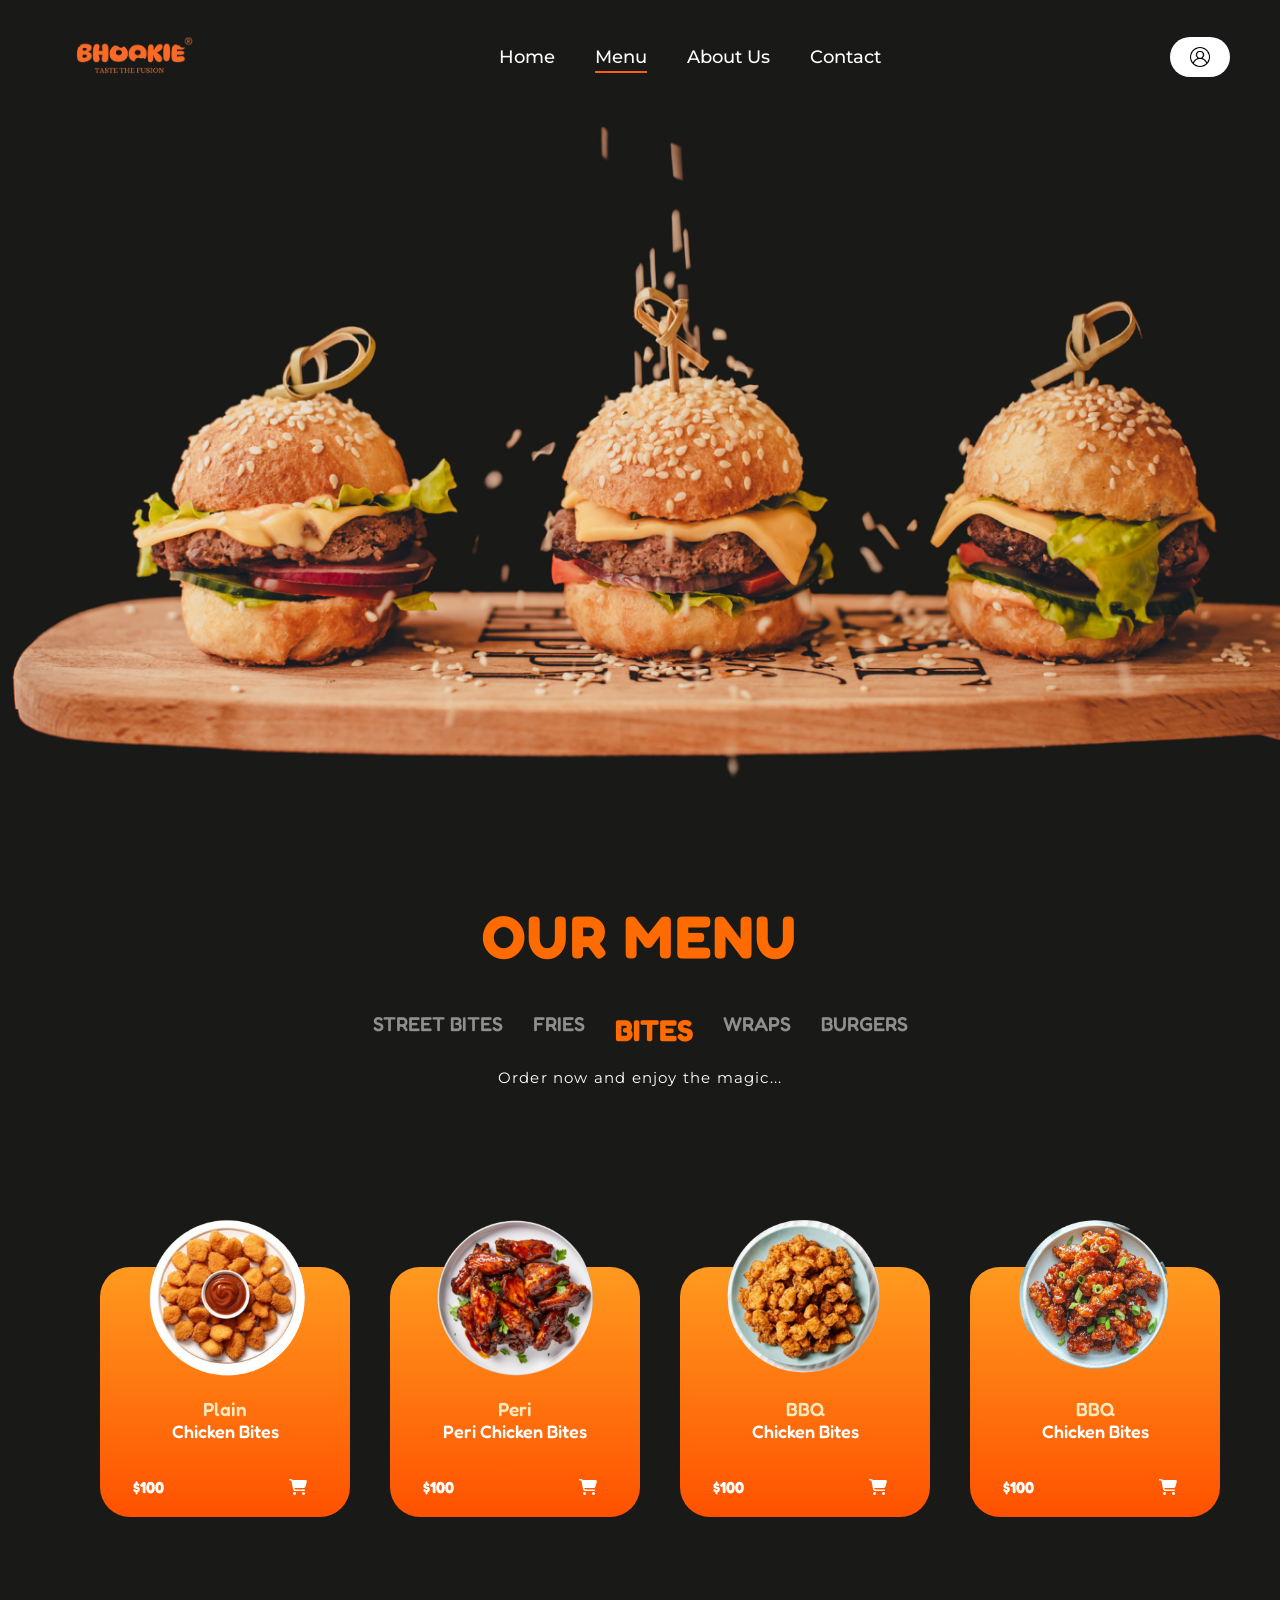
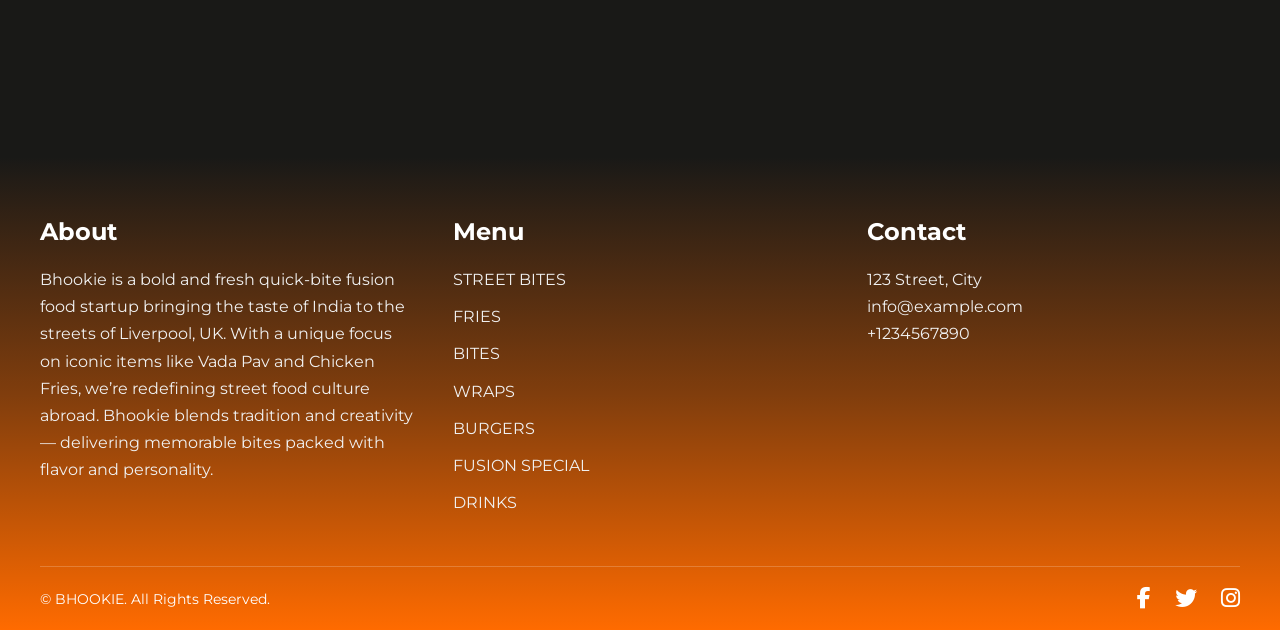
<file: menu.html>
<!DOCTYPE html>
<html lang="en">
<head>
  <meta charset="UTF-8" />
  <meta name="viewport" content="width=device-width, initial-scale=1.0"/>
  <title>Bhookie</title>
  <link rel="stylesheet" href="menu.css" />
  <link href="https://fonts.googleapis.com/css2?family=Fredoka:wght@400;600;700;900&display=swap" rel="stylesheet">
  <link href="https://fonts.googleapis.com/css2?family=Montserrat:wght@400;600&display=swap" rel="stylesheet">
  <link rel="stylesheet" href="https://cdnjs.cloudflare.com/ajax/libs/font-awesome/6.4.0/css/all.min.css">
</head>
<body>
  
  <!-- Background with Navbar on top -->
  <div class="hero-section">
    <nav class="navbar">
        <div class="nav-logo">
          <a href="index.html"><img id="navLogo" src="images/logo.png" alt="Bhookie Logo"/></a>
        </div>
        <ul class="nav-links">
            <li><a href="index.html">Home</a></li>
            <li><a href="menu.html" class="active">Menu</a></li>
            <li><a href="aboutus.html">About Us</a></li>
            <li><a href="contact_us.html">Contact</a></li>
        </ul>
        <div class="nav-buttons">
            <a href="login.html" class="signup-btn"><img src="images/user.png" alt="User Icon"
                    style="height: 20px; width: 20px;"></a>
        </div>
    </nav>
</div>

  <!-- Our Menu Section -->
  <section class="menu-section">
    <h1>OUR MENU</h1>
    <div class="menu-categories">
      <span>STREET BITES</span>
      <span>FRIES</span>
      <span class="active">BITES</span>
      <span>WRAPS</span>
      <span>BURGERS</span>
    </div>
    <p class="menu-description">Order now and enjoy the magic...</p>

    <!-- New Bites Card Section -->
    <div class="menu-cards-wrapper" style="overflow-x: auto; white-space: nowrap; padding-bottom: 20px;">
      <div class="menu-cards" style="display: inline-flex; flex-wrap: nowrap; gap: 40px; padding: 80px; padding-bottom: 100px;">
        <div class="menu-card" style="display: inline-block;">
          <img src="images/1.png" alt="Plain Chicken Bites" />
          <h3><span class="highlight">Plain</span><br>Chicken Bites</h3>
          <div class="price-cart">
            <span>$100</span>
            <i class="fa-solid fa-cart-shopping"></i>
          </div>
        </div>
        <div class="menu-card" style="display: inline-block;">
          <img src="images/2.png" alt="Peri Peri Chicken Bites" />
          <h3><span class="highlight">Peri Peri</span><br>Chicken Bites</h3>
          <div class="price-cart">
            <span>$100</span>
            <i class="fa-solid fa-cart-shopping"></i>
          </div>
        </div>
        <div class="menu-card" style="display: inline-block;">
          <img src="images/3.png" alt="BBQ Chicken Bites" />
          <h3><span class="highlight">BBQ</span><br>Chicken Bites</h3>
          <div class="price-cart">
            <span>$100</span>
            <i class="fa-solid fa-cart-shopping"></i>
          </div>
        </div>
        <div class="menu-card" style="display: inline-block;">
          <img src="images/4.png" alt="BBQ Chicken Bites" />
          <h3><span class="highlight">BBQ</span><br>Chicken Bites</h3>
          <div class="price-cart">
            <span>$100</span>
            <i class="fa-solid fa-cart-shopping"></i>
          </div>
        </div>
        <div class="menu-card" style="display: inline-block;">
          <img src="images/5.png" alt="Signature Chicken Bites" />
          <h3><span class="highlight">BBQ</span><br>Chicken Bites</h3>
          <div class="price-cart">
            <span>$100</span>
            <i class="fa-solid fa-cart-shopping"></i>
          </div>
        </div>
        <div class="menu-card" style="display: inline-block;">
          <img src="images/5.png" alt="Signature Chicken Bites" />
          <h3><span class="highlight">BBQ</span><br>Chicken Bites</h3>
          <div class="price-cart">
            <span>$100</span>
            <i class="fa-solid fa-cart-shopping"></i>
          </div>
        </div>
        <div class="menu-card" style="display: inline-block;">
          <img src="images/5.png" alt="Signature Chicken Bites" />
          <h3><span class="highlight">BBQ</span><br>Chicken Bites</h3>
          <div class="price-cart">
            <span>$100</span>
            <i class="fa-solid fa-cart-shopping"></i>
          </div>
        </div>
        <div class="menu-card" style="display: inline-block;">
          <img src="images/5.png" alt="Signature Chicken Bites" />
          <h3><span class="highlight">BBQ</span><br>Chicken Bites</h3>
          <div class="price-cart">
            <span>$100</span>
            <i class="fa-solid fa-cart-shopping"></i>
          </div>
        </div>
      </div>
    </div>
  </section>

  <footer class="footer">
    <div class="footer-container">
      <!-- About -->
      <div class="footer-column about">
        <h3>About</h3>
        <p>Bhookie is a bold and fresh quick-bite fusion food startup bringing the taste of India to the streets of Liverpool, UK. With a unique focus on iconic items like Vada Pav and Chicken Fries, we’re redefining street food culture abroad. Bhookie blends tradition and creativity — delivering memorable bites packed with flavor and personality.</p>
      </div>
  
      <!-- Menu -->
      <div class="footer-column menu">
        <h3>Menu</h3>
        <ul>
          <li>STREET BITES</li>
          <li>FRIES</li>
          <li>BITES</li>
          <li>WRAPS</li>
          <li>BURGERS</li>
          <li>FUSION SPECIAL</li>
          <li>DRINKS</li>
        </ul>
      </div>
  
      <!-- Contact -->
      <div class="footer-column contact">
        <h3>Contact</h3>
        <p>123 Street, City<br>info@example.com<br>+1234567890</p>
      </div>
    </div>
  
    <!-- Bottom Footer -->
    <div class="footer-bottom">
      <p>&copy; BHOOKIE. All Rights Reserved.</p>
      <div class="social-icons">
        <i class="fab fa-facebook-f"></i>
        <i class="fab fa-twitter"></i>
        <i class="fab fa-instagram"></i>
      </div>
    </div>
  </footer>

  <script>

window.addEventListener('scroll', function () {
            const navbar = document.querySelector('.navbar');
            if (window.scrollY > 0) {
                navbar.classList.add('scrolled');
            } else {
                navbar.classList.remove('scrolled');
            }
        });

    const menuData = {
      "STREET BITES": [
        "Plain Chicken Bites",
        "Peri Peri Chicken Bites",
        "BBQ Chicken Bites",
        "BBQ Chicken Bites",
        "Signature Chicken Bites",
        "Signature Chicken Bites",
        "Signature Chicken Bites",
        "Signature Chicken Bites"
      ],
      "FRIES": [
        "Classic Fries",
        "Cheese Fries",
        "Peri Peri Fries",
        "Garlic Fries",
        "Loaded Fries",
        "Spicy Fries",
        "Curly Fries",
        "Sweet Potato Fries"
      ],
      "BITES": [
        "Plain Chicken Bites",
        "Peri Peri Chicken Bites",
        "BBQ Chicken Bites",
        "BBQ Chicken Bites",
        "Signature Chicken Bites",
        "Signature Chicken Bites",
        "Signature Chicken Bites",
        "Signature Chicken Bites"
      ],
      "WRAPS": [
        "Chicken Wrap",
        "Veggie Wrap",
        "Paneer Wrap",
        "Spicy Wrap",
        "BBQ Wrap",
        "Classic Wrap",
        "Tandoori Wrap",
        "Falafel Wrap"
      ],
      "BURGERS": [
        "Classic Burger",
        "Cheese Burger",
        "Veggie Burger",
        "BBQ Burger",
        "Spicy Burger",
        "Chicken Burger",
        "Mushroom Burger",
        "Signature Burger"
      ]
    };

    function updateMenuCards(category) {
      const cards = document.querySelectorAll('.menu-card h3');
      const items = menuData[category];
      cards.forEach((card, index) => {
        if (items && items[index]) {
          const parts = items[index].split(' ');
          const highlight = parts[0];
          const rest = parts.slice(1).join(' ');
          card.innerHTML = `<span class="highlight">${highlight}</span><br>${rest}`;
        }
      });
    }

    document.querySelectorAll('.menu-categories span').forEach(span => {
      span.addEventListener('click', () => {
        document.querySelectorAll('.menu-categories span').forEach(s => s.classList.remove('active'));
        span.classList.add('active');
        updateMenuCards(span.textContent);
      });
    });

    // Initialize with active category
    updateMenuCards(document.querySelector('.menu-categories span.active').textContent);
  </script>
</body>
</html>
</file>
<file: style.css>
* {
  margin: 0;
  padding: 0;
  box-sizing: border-box;
}

body {
  font-family: 'Montserrat', sans-serif;
  background-color: #191917;
  color: white;
  
}

/* HERO SECTION WITH BACKGROUND */
.hero-section {
  /* background-image: url('images/bg1.png'); */
  /* background-size: cover; */
  /* background-position: center; */
  height: 1500px;
  
  width: 100%;
  position: relative;
}

/* Navbar */
.navbar {
  width: 100%;
  position: fixed;
  top: 0;
  left: 0;
  padding: 20px 50px;
  display: flex;
  justify-content: space-between;
  align-items: center;
  z-index: 1000;
  transition: background-color 0.3s ease;
}

.navbar.transparent {
  background-color: transparent;
}

.navbar.scrolled {
  background-color: rgba(19, 19, 18, 0.7);
}

/* Logo */
.nav-logo img {
  height: 70px;
}

/* Navigation Links */
.nav-links {
  display: flex;
  list-style: none;
  gap: 40px;
}

.nav-links a {
  text-decoration: none;
  color: white;
  font-weight: 500;
  font-size: 18px;
  position: relative;
  transition: color 0.3s ease;
}

.nav-links a::after {
  content: '';
  position: absolute;
  width: 0%;
  height: 2px;
  left: 0;
  bottom: -5px;
  background-color: #FF5E18;
  transition: width 0.3s ease;
}

.nav-links a:hover::after {
  width: 100%;
}

.nav-links a.active::after {
  width: 100%;
}


.nav-links a:hover {
  color: #ffffff;
}

/* Right Side Button */
.nav-buttons {
  display: flex;
  align-items: center;
}

.signup-btn {
  background-color: white;
  padding: 10px 20px;
  border-radius: 999px;
  display: flex;
  justify-content: center;
  align-items: center;
}

/* HERO CONTENT */
.hero-content {
position: absolute;
top: 60px;
left: 30px;
width: 100%;
display: flex;
justify-content: center;
flex-direction: column;
text-align: center;
padding: 0 20px;
padding-left: 50px;
}

#heroLogo {
  transition: transform 0.5s ease, opacity 0.5s ease;
  transform-origin: top center;
}


.hero-text {
  max-width: 800px;
  width: 100%;
  padding-left: 50px;
}


.hero-logo img {
  width: 800px;
  max-width: 100%;
  height: auto;
  margin-bottom: -20px;
}

#heroLogo {
  transition: transform 0.5s ease, opacity 0.5s ease;
  transform-origin: top center;
  z-index: 50;
    transition: transform 1s ease, opacity 1s ease;
  }


.hero-logo.shrink {
  position: fixed;
  top: 1px;
  left: 20px;
  width: 200px; /* Final smaller width */
  z-index: 1000;
}

.hero-logo.shrink #heroLogo {
  transform: scale(1); 
  opacity: 1;
}

.hero-logo-placeholder {
  height: 0;
  transition: height 0.5s ease;
}

.hero-logo.shrink + .hero-logo-placeholder {
  height: 500px; /* Adjust based on how much space the logo moves up */
}

.headline {
  font-family: 'Fredoka', sans-serif;
  font-size: 36px;
  font-weight: 700;
  color: white;
  margin-bottom: 12px;
  letter-spacing: 2px;
}

.subtext {
  font-family: 'Fredoka', sans-serif;
  font-size: 18px;
  font-weight: 400;
  color: #dcdcdc;
  line-height: 1.6;
  letter-spacing: 5px;
  margin-bottom: 20px;
}

.order-section {
  display: flex;
  justify-content: center;
  align-items: center;
  gap: 10px;
  padding-right: 130PX;
  flex-wrap: wrap;
}

.doodle {
  width: 100px;
  height: auto;
}

.order-btn {
  background-color: #ff6b00;
  color: white;
  font-family: 'Fredoka', sans-serif;
  font-weight: 600;
  padding: 12px 28px;
  border-radius: 30px;
  text-decoration: none;
  font-size: 16px;
  transition: background 0.3s ease;
}

.order-btn:hover {
  background-color: #e65c00;
}


/* === MENU SECTION === */
.menu-section {
  margin-top: 60px;
  padding: 40px 60px; /* more left-right padding for breathing room */
  position: relative;
  z-index: 2;
  text-align: left; /* shift all content to left */
}

.menu-title {
  font-family: 'Fredoka', sans-serif;
  font-size: 44px;
  font-weight: 700;
  letter-spacing: 2px;
  color: white;
  margin-bottom: 0;
  padding-left: 220px;
  padding-right: 220px;
}

.menu-subtitle {
  font-family: 'Montserrat', sans-serif;
  font-size: 16px;
  color: #dcdcdc;
  letter-spacing: 5px;
  margin-top: 0;
  margin-bottom: 40px;
  padding-left: 140px;
  padding-right: 140px;
}

.menu-cards {
  display: flex;
  justify-content: flex-start; /* align cards to the left */
  flex-wrap: wrap;
}

.menu-card {
  position: relative; /* needed so the img can position itself relative to the card */
  overflow: visible; /* make sure the image isn't cut off */
  margin-top: 100px;
  margin-left: 80px;
  margin-bottom: 30px;
  background: linear-gradient(to bottom, #191917, #ff6a0017, #ff6a005a, #ff6b00);
  border-radius: 20px;
  padding: 30px 25px 25px 25px;
  width: 260px;
  height: 250px;
  box-shadow: 0 8px 20px rgba(0, 0, 0, 0.4);
  transition: transform 0.3s ease;
  text-align: center;
}


.menu-card:hover {
  transform: translateY(-10px);
}

.menu-card img {
  width: 170px;
  height: auto;
  margin-bottom: 0;
  margin-top: -80px; /* This makes it pop out of the top */
  position: relative;
  z-index: 2;
  filter: drop-shadow(0 5px 5px rgba(0, 0, 0, 0.2));
}

.menu-desc {
  font-family: 'Montserrat', sans-serif;
  font-size: 13px;
  color: #f0f0f0;
  padding-top: 50px;
  margin-bottom: 8px;
}

.menu-card h3 {
  font-family: 'Fredoka', sans-serif;
  font-size: 26px;
  font-weight: 300;
  letter-spacing: 3px;
  color: white;
  padding-top: 8px;
  margin: 0;
}


/* View More Button Section */
.view-more-container {
  text-align: center;
  
}

.view-more-btn {
  display: inline-block;
  padding: 12px 30px;
  font-family: 'Fredoka', sans-serif;
  font-size: 18px;
  font-weight: 600;
  color: black;
  background-color: white;
  border-radius: 30px;
  text-decoration: none;
  transition: background 0.3s ease;
}

.view-more-btn:hover {
  background-color: #ff6b00;
  color: white;
}

/* About Section */
.about-section {
  text-align: center;
  margin-top: 80px;
  color: white;
}

.about-title {
  font-family: 'Fredoka', sans-serif;
  font-size: 44px;
  font-weight: 900;
  margin-bottom: 10px;
}

.about-subtitle {
  font-family: 'Montserrat', sans-serif;
  font-size: 16px;
  letter-spacing: 5px;
  color: #dcdcdc;
}


/* About Detail Section */
.about-detail {
  display: flex;
  justify-content: center;
  align-items: center;
  gap: 60px;
  margin: 30px auto;
  max-width: 1200px;
  padding: 0 50px;
  color: white;
  flex-wrap: wrap; /* make responsive */
}

.about-img img {
  width: 350px;
  max-width: 100%;
  height: auto;
  display: block;
  margin-right: 70px;
  
}

.about-text {
  max-width: 400px;
  font-family: 'Montserrat', sans-serif;
  font-size: 16px;
  line-height: 1.8;
  color: #f1f1f1;
  text-align: left;
}

.about-text .view-more-btn {
  margin-top: 30px;
  display: inline-block;
  padding: 10px 30px;
  font-family: 'Fredoka', sans-serif;
  font-size: 16px;
  font-weight: 600;
  color: black;
  background-color: white;
  border-radius: 30px;
  text-decoration: none;
  transition: background 0.3s ease;
}

.about-text .view-more-btn:hover {
  background-color: #ff6b00;
  color: white;
}

.vadapav {
  position: relative;
  margin-top: 50px;
  width: 350px;
  height: 350px;
  margin-top: 100px;
}

.ingredient {
  position: absolute;
  transition: all 0.8s cubic-bezier(0.25, 0.46, 0.45, 0.94);
  background-size: contain;
  margin-top: 60px;
  background-position: center;
  background-repeat: no-repeat;
  filter: drop-shadow(2px 4px 6px rgba(0,0,0,0.1));
}

.bun-bottom { 
  width: 80%;
  height: 110%;
  background-image: url("images/but_bottom.png");
  z-index: 1;
}

.potato_vada {
  width: 60%;
  height: 60%;
  left: 10%;
  background-image: url("images/potato_vada.png");
  z-index: 2;
}

.mirchi {
  width: 50%;
  height: 40%;
  left: 15%;
  background-image: url("images/mirchi.png");
  z-index: 2;
}

.chutney {
  width: 60%;
  height: 60%;
  left: 40px;
  background-image: url("images/chutney.png");
  z-index: 2;
}

.bun-top {
  width: 70%;
  height: 50%;
  left: 35px;
  background-image: url("images/bun_top.png");
  z-index: 4;
}

/* Animation movement */
.expanded .potato_vada { transform: translateY(-45px) rotate(-4deg); }
.expanded .mirchi { transform: translateY(-80px) scale(1.05) rotate(2deg); }
.expanded .chutney { transform: translateY(-120px) rotate(4deg); }
.expanded .bun-top { transform: translateY(-160px) rotate(-2deg); }




.footer {
  background: linear-gradient(to top, #ff6b00, #ff6a0072, #191917);
  color: white;
  padding: 60px 40px 20px;
  margin-top: 1200px;
  font-family: 'Montserrat', sans-serif;
}

.footer-container {
  display: flex;
  flex-wrap: wrap;
  justify-content: space-between;
  gap: 40px;
}

.footer-column {
  flex: 1 1 300px;
}

.footer-column h3 {
  font-size: 24px;
  font-weight: bold;
  margin-bottom: 20px;
}

.footer-column p,
.footer-column li {
  font-size: 16px;
  line-height: 1.7;
  color: #f0f0f0;
}

.footer-column ul {
  list-style: none;
  padding: 0;
  margin: 0;
}

.footer-column li {
  margin-bottom: 10px;
}

.footer-bottom {
  border-top: 1px solid rgba(255, 255, 255, 0.2);
  margin-top: 40px;
  padding-top: 20px;
  display: flex;
  flex-wrap: wrap;
  justify-content: space-between;
  align-items: center;
}

.footer-bottom p {
  font-size: 14px;
  margin: 0;
}

.social-icons i {
  font-size: 22px;
  margin-left: 20px;
  cursor: pointer;
  transition: color 0.3s;
}

.social-icons i:hover {
  color: #ff6b00;
}
</file>
<file: log.css>
* {
  margin: 0;
  padding: 0;
  box-sizing: border-box;
}

body {
  margin: 0;
  padding: 0;
  font-family: 'Montserrat', sans-serif;
  background-color: #191917;
  color: white;
}


.background-image {
  background: url('images/bglogin.png') no-repeat center center/cover;
  min-height: 140vh; 
  padding-top: 110px;

}

/* Navbar */
.navbar {
  width: 100%;
  position: fixed;
  top: 0;
  left: 0;
  padding: 20px 50px;
  display: flex;
  justify-content: space-between;
  align-items: center;
  z-index: 1000;
  transition: background-color 0.3s ease;
}

.navbar.transparent {
  background-color: transparent;
}

.navbar.scrolled {
  background-color: rgba(19, 19, 18, 0.7);
}

/* Logo */
.nav-logo img {
  height: 70px;
}

/* Navigation Links */
.nav-links {
  display: flex;
  list-style: none;
  gap: 40px;
}

.nav-links a {
  text-decoration: none;
  color: white;
  font-weight: 500;
  font-size: 18px;
  position: relative;
  transition: color 0.3s ease;
}

.nav-links a::after {
  content: '';
  position: absolute;
  width: 0%;
  height: 2px;
  left: 0;
  bottom: -5px;
  background-color: #FF5E18;
  transition: width 0.3s ease;
}

.nav-links a:hover::after {
  width: 100%;
}

.nav-links a.active::after {
  width: 100%;
}


.nav-links a:hover {
  color: #ffffff;
}

/* Right Side Button */
.nav-buttons {
  display: flex;
  align-items: center;
}

.signup-btn {
  background-color: white;
  padding: 10px 20px;
  border-radius: 999px;
  display: flex;
  justify-content: center;
  align-items: center;
}



.login-container {
  color: white;
  max-width: 350px;
  margin-left: auto;
  margin-right: 150px;
  margin-top: 150px;
  margin-bottom: auto;
  display: flex;
  flex-direction: column;
}

.login-title {
  font-size: 36px;
  margin-bottom: 30px;
  text-align: center; 
}

.phone-label {
  font-size: 13px;
  letter-spacing: 1px;
  margin-bottom: 8px;
}

.phone-input {
  padding: 12px;
  font-size: 16px;
  border: none;
  width: 260px;
  border-radius: 8px;
  margin-bottom: 20px;
  background-color: #2b2b2b;
  color: white;
}

.continue-btn {
  padding: 12px;
  background-color: OrangeRed;
  color: black;
  font-weight: bold;
  border: none;
  border-radius: 8px;
  font-size: 16px;
  cursor: pointer;
  transition: background-color 0.3s ease;
}

.continue-btn:hover {
  background-color: darkorange;
}
</file>
<file: menu.css>
* {
  margin: 0;
   padding: 0;
  box-sizing: border-box;
}

body {
  font-family: 'Montserrat', sans-serif;
  background-color: #191917;
  color: white;
}

/* Navbar */
.navbar {
  width: 100%;
  position: fixed;
  top: 0;
  left: 0;
  padding: 20px 50px;
  display: flex;
  justify-content: space-between;
  align-items: center;
  z-index: 1000;
  transition: background-color 0.3s ease;
}

.navbar.transparent {
  background-color: transparent;
}

.navbar.scrolled {
  background-color: rgba(19, 19, 18, 0.7);
}

/* Logo */
.nav-logo img {
  height: 70px;
}

/* Navigation Links */
.nav-links {
  display: flex;
  list-style: none;
  gap: 40px;
}

.nav-links a {
  text-decoration: none;
  color: white;
  font-weight: 500;
  font-size: 18px;
  position: relative;
  transition: color 0.3s ease;
}

.nav-links a::after {
  content: '';
  position: absolute;
  width: 0%;
  height: 2px;
  left: 0;
  bottom: -5px;
  background-color: #FF5E18;
  transition: width 0.3s ease;
}

.nav-links a:hover::after {
  width: 100%;
}

.nav-links a.active::after {
  width: 100%;
}


.nav-links a:hover {
  color: #ffffff;
}

/* Right Side Button */
.nav-buttons {
  display: flex;
  align-items: center;
}

.signup-btn {
  background-color: white;
  padding: 10px 20px;
  border-radius: 999px;
  display: flex;
  justify-content: center;
  align-items: center;
}

/* HERO SECTION WITH BACKGROUND */
.hero-section {
  background-image: url('images/bg.png');
  background-size: cover;
  background-position: center;
  height: 800px;
  width: 100%;
  position: relative;
}

/* OUR MENU SECTION */
.menu-section {
  text-align: center;
  padding: 100px 20px 60px;
  color: white;
  font-family: 'Montserrat', sans-serif;
}

.menu-section h1 {
  font-size: 60px;
  color: #ff6b00;
  font-weight: 900;
  margin-bottom: 40px;
  letter-spacing: 2px;
  font-family: 'Fredoka', sans-serif;
}

.menu-categories {
  display: flex;
  justify-content: center;
  gap: 30px;
  margin-bottom: 20px;
  flex-wrap: wrap;
}

.menu-categories span {
  font-size: 20px;
  color: #8f8f8f;
  font-weight: 550;
  cursor: pointer;
  transition: all 0.3s ease;
  font-family: 'Fredoka', sans-serif;
}

.menu-categories span.active {
  color: #ff6b00;
  font-size: 30px;
  font-weight: 900;
}

.menu-description {
  font-size: 15px;
  letter-spacing: 1.2px;
  color: white;
}

/* NEW MENU CARDS */
.menu-cards {
  display: flex;
  justify-content: center;
  gap: 40px;
  flex-wrap: wrap;
  margin-top: 100px;
  padding: 80px;
  padding-bottom: 100px;
  
}

.menu-card {
  background: linear-gradient(180deg, #ff9a1f, #ff5100);
  width: 250px;
  height: 250PX;
  border-radius: 30px;
  padding: 80px 20px 20px;
  margin-bottom: 60px;
  position: relative;
  text-align: center;
  font-family: 'Fredoka', sans-serif;
  
}

.menu-card img {
  width: 160px;
  height: 160px;
  object-fit: cover;
  border-radius: 50%;
  position: absolute;
  top: -50px;
  left: 50%;
  transform: translateX(-50%);
 
}

.menu-card h3 {
  font-size: 18px;
  font-weight: 550;
  margin: 50px 0 80px;
  color: white;
}

.menu-card h3 .highlight {
  color: #ffeac0;
  font-weight: 550;
  font-size: 19px;
}

.price-cart {
  display: flex;
  justify-content: space-between;
  align-items: center;
  padding: 0 13px 0px;
  font-weight: bold;
  font-size: 16px;
  color: white;
  position: absolute;
  bottom: 20px;
  left: 10;
  width: 80%;
}

.price-cart i {
  color: white;
}


.footer {
  background: linear-gradient(to top, #ff6b00, #ff6a0072, #191917);
  color: white;
  padding: 60px 40px 20px;

  font-family: 'Montserrat', sans-serif;
}

.footer-container {
  display: flex;
  flex-wrap: wrap;
  justify-content: space-between;
  gap: 40px;
}

.footer-column {
  flex: 1 1 300px;
}

.footer-column h3 {
  font-size: 24px;
  font-weight: bold;
  margin-bottom: 20px;
}

.footer-column p,
.footer-column li {
  font-size: 16px;
  line-height: 1.7;
  color: #f0f0f0;
}

.footer-column ul {
  list-style: none;
  padding: 0;
  margin: 0;
}

.footer-column li {
  margin-bottom: 10px;
}

.footer-bottom {
  border-top: 1px solid rgba(255, 255, 255, 0.2);
  margin-top: 40px;
  padding-top: 20px;
  display: flex;
  flex-wrap: wrap;
  justify-content: space-between;
  align-items: center;
}

.footer-bottom p {
  font-size: 14px;
  margin: 0;
}

.social-icons i {
  font-size: 22px;
  margin-left: 20px;
  cursor: pointer;
  transition: color 0.3s;
}

.social-icons i:hover {
  color: #ff6b00;
}

/* Scrollbar styles for menu-cards-wrapper */
.menu-cards-wrapper {
  scrollbar-width: thin;
  scrollbar-color: #ff6b00 #191917;
}

.menu-cards-wrapper::-webkit-scrollbar {
  height: 8px;
}

.menu-cards-wrapper::-webkit-scrollbar-track {
  background: #191917;
  border-radius: 4px;
}

.menu-cards-wrapper::-webkit-scrollbar-thumb {
  background-color: #ff6b00;
  border-radius: 4px;
  border: 2px solid #191917;
}
</file>
